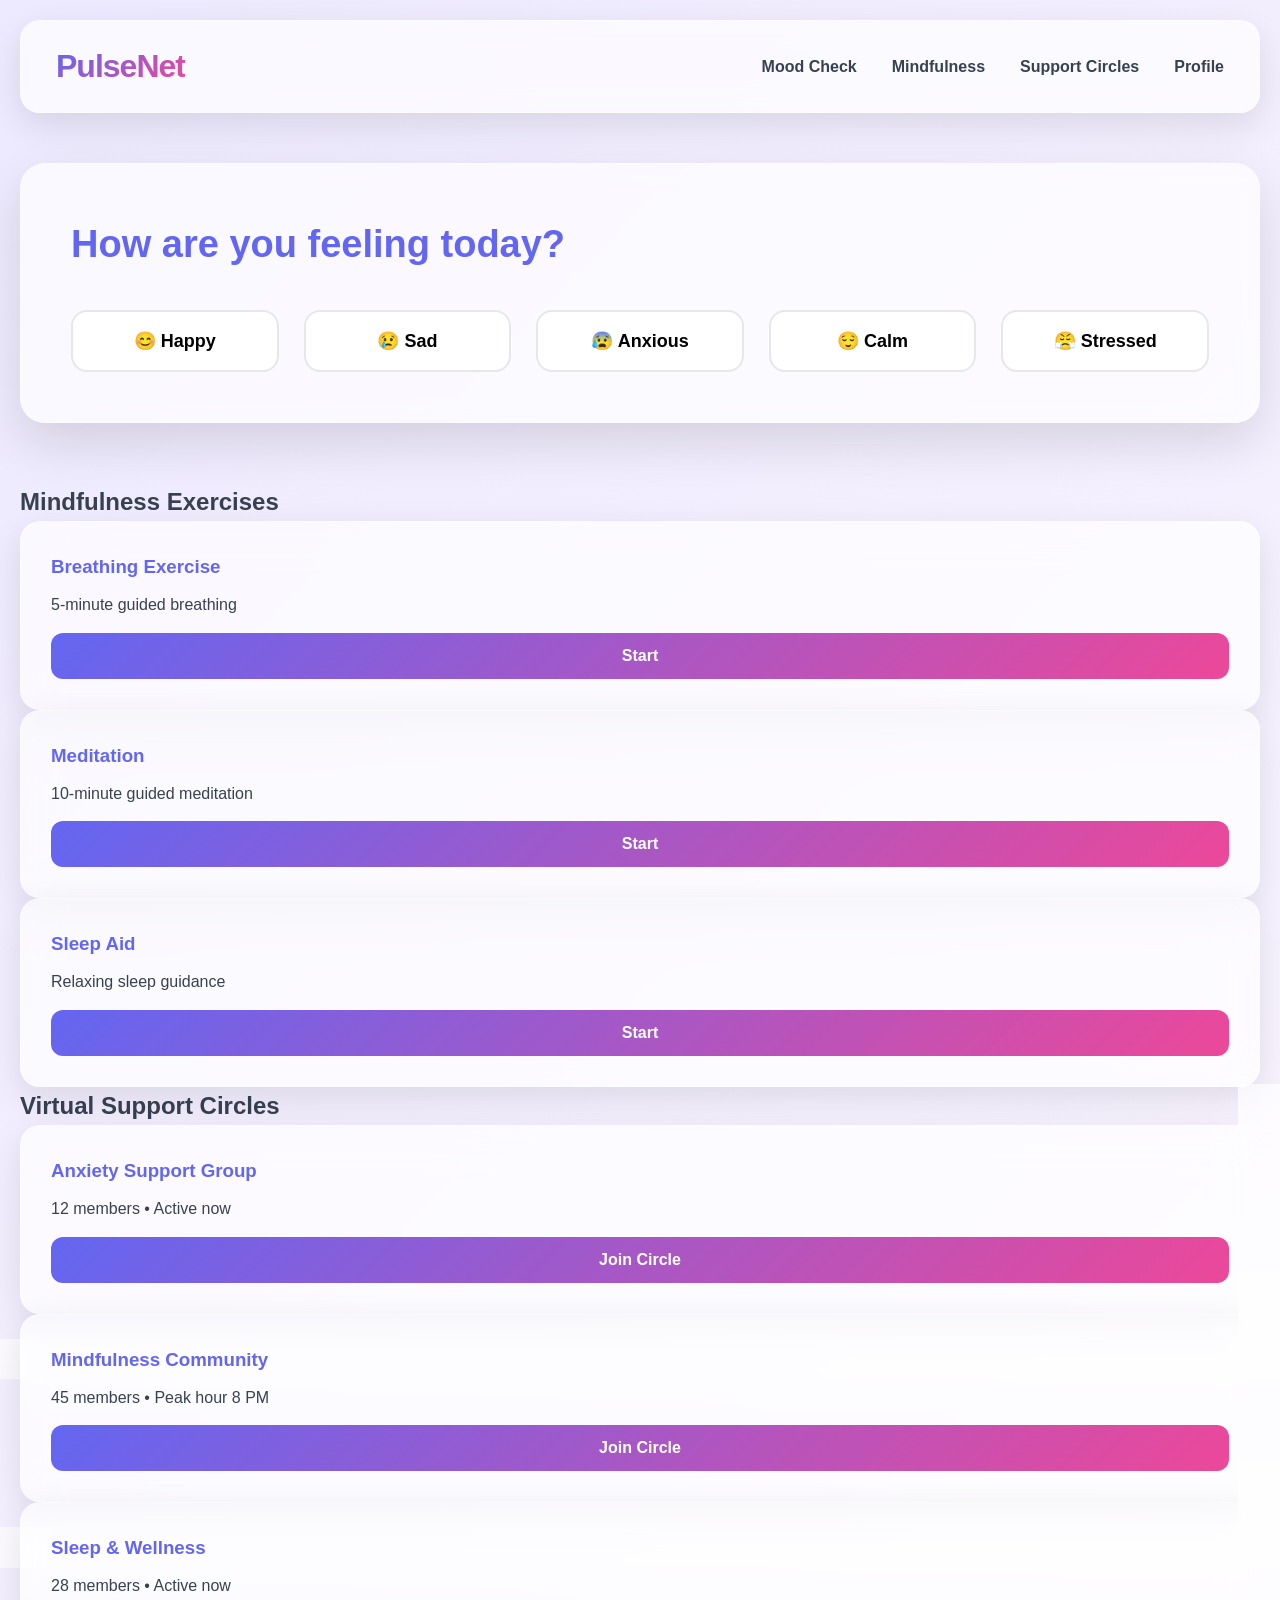
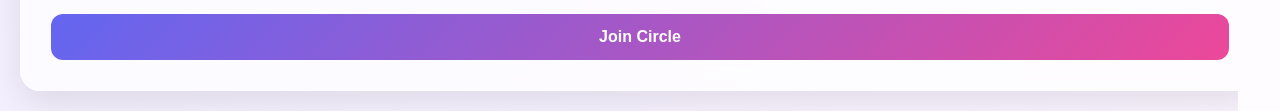
<file: index.html>
<!DOCTYPE html>
<html lang="en">
<head>
    <meta charset="UTF-8">
    <meta name="viewport" content="width=device-width, initial-scale=1.0">
    <title>PulseNet — Mental Resilience Hub</title>
    <link rel="stylesheet" href="styles.css">
</head>
<body>
    <div class="container">
        <!-- Navigation -->
        <nav class="navbar">
            <h1>PulseNet</h1>
            <ul>
                <li><a href="moodcheck.html">Mood Check</a></li>
                <li><a href="mindfulness.html">Mindfulness</a></li>
                <li><a href="support circles.html">Support Circles</a></li>
                <li><a href="profile.html">Profile</a></li>
            </ul>
        </nav>

        <!-- Mood Detection Section -->
        <section id="mood" class="mood-detector">
            <h2>How are you feeling today?</h2>
            <div class="mood-buttons">
                <button class="mood-btn" data-mood="happy">😊 Happy</button>
                <button class="mood-btn" data-mood="sad">😢 Sad</button>
                <button class="mood-btn" data-mood="anxious">😰 Anxious</button>
                <button class="mood-btn" data-mood="calm">😌 Calm</button>
                <button class="mood-btn" data-mood="stressed">😤 Stressed</button>
            </div>
            <div id="mood-result"></div>
        </section>

        <!-- Mindfulness Modules -->
        <section id="mindfulness" class="mindfulness">
            <h2>Mindfulness Exercises</h2>
            <div class="modules">
                <div class="module-card">
                    <h3>Breathing Exercise</h3>
                    <p>5-minute guided breathing</p>
                    <button onclick="startExercise('breathing')">Start</button>
                </div>
                <div class="module-card">
                    <h3>Meditation</h3>
                    <p>10-minute guided meditation</p>
                    <button onclick="startExercise('meditation')">Start</button>
                </div>
                <div class="module-card">
                    <h3>Sleep Aid</h3>
                    <p>Relaxing sleep guidance</p>
                    <button onclick="startExercise('sleep')">Start</button>
                </div>
            </div>
        </section>

        <!-- Support Circles -->
        <section id="circles" class="support-circles">
            <h2>Virtual Support Circles</h2>
            <div class="circles-list">
                <div class="circle-card">
                    <h3>Anxiety Support Group</h3>
                    <p>12 members • Active now</p>
                    <button onclick="joinCircle('anxiety')">Join Circle</button>
                </div>
                <div class="circle-card">
                    <h3>Mindfulness Community</h3>
                    <p>45 members • Peak hour 8 PM</p>
                    <button onclick="joinCircle('mindfulness')">Join Circle</button>
                </div>
                <div class="circle-card">
                    <h3>Sleep & Wellness</h3>
                    <p>28 members • Active now</p>
                    <button onclick="joinCircle('sleep')">Join Circle</button>
                </div>
            </div>
        </section>
    </div>

    <script src="script.js"></script>
</body>
</html>
</file>
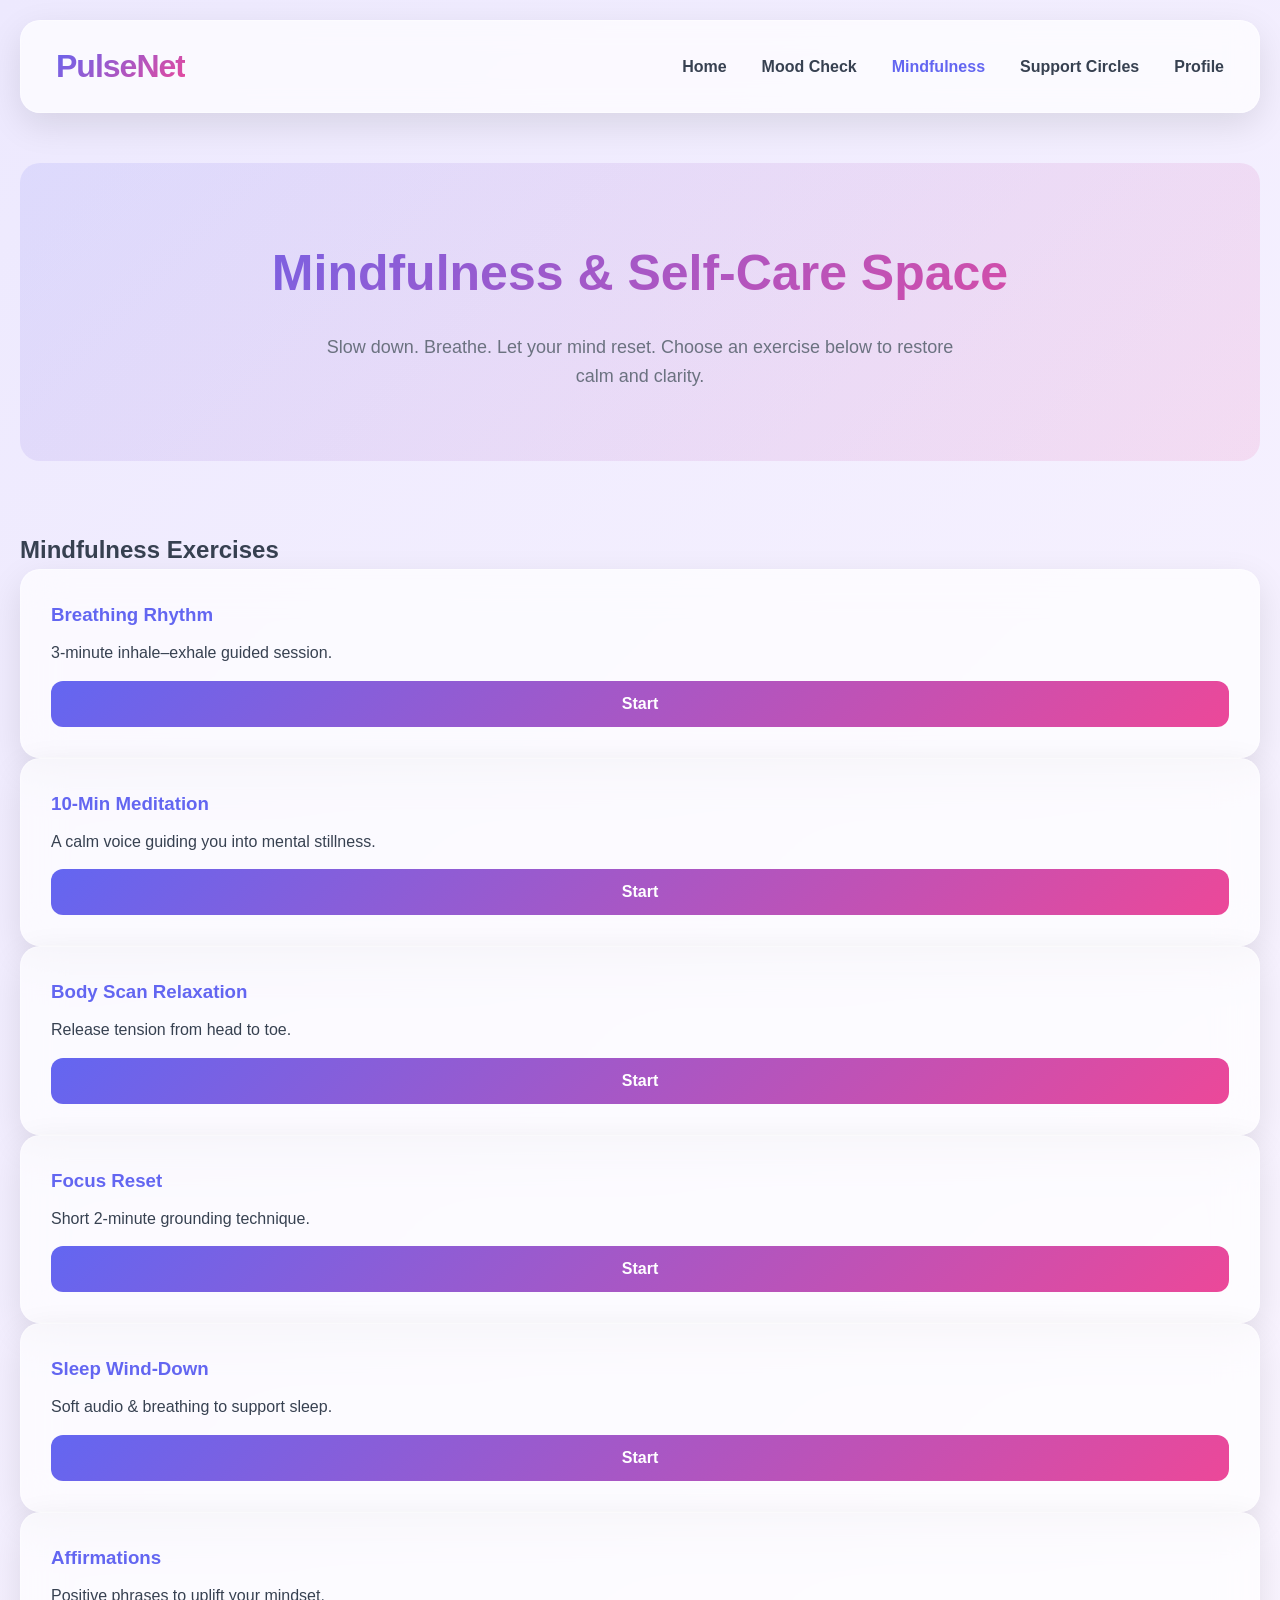
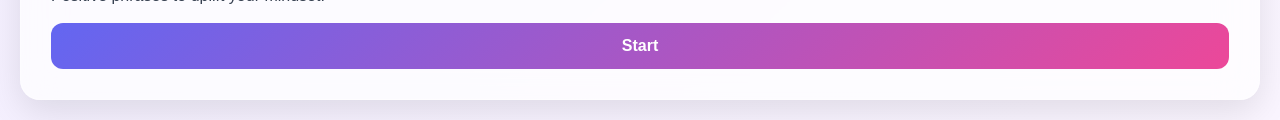
<file: mindfulness.html>
<!DOCTYPE html>
<html lang="en">
<head>
    <meta charset="UTF-8">
    <meta name="viewport" content="width=device-width, initial-scale=1.0">
    <title>Mindfulness – PulseNet</title>
    <link rel="stylesheet" href="styles.css">
</head>

<body>
    <div class="container">

        <!-- Navigation -->
        <nav class="navbar">
            <h1>PulseNet</h1>
            <ul>
                <li><a href="index.html">Home</a></li>
                <li><a href="moodcheck.html">Mood Check</a></li>
                <li><a style="color:var(--primary-color);" href="mindfulness.html">Mindfulness</a></li>
                <li><a href="circles.html">Support Circles</a></li>
                <li><a href="profile.html">Profile</a></li>
            </ul>
        </nav>

        <!-- Hero -->
        <section class="hero">
            <h2>Mindfulness & Self-Care Space</h2>
            <p>
                Slow down. Breathe. Let your mind reset.  
                Choose an exercise below to restore calm and clarity.
            </p>
        </section>

        <!-- Main Mindfulness Module Section -->
        <section class="mindfulness">
            <h2>Mindfulness Exercises</h2>

            <div class="modules">

                <div class="module-card">
                    <h3>Breathing Rhythm</h3>
                    <p>3-minute inhale–exhale guided session.</p>
                    <button onclick="openExercise('breathing')">Start</button>
                </div>

                <div class="module-card">
                    <h3>10-Min Meditation</h3>
                    <p>A calm voice guiding you into mental stillness.</p>
                    <button onclick="openExercise('meditation')">Start</button>
                </div>

                <div class="module-card">
                    <h3>Body Scan Relaxation</h3>
                    <p>Release tension from head to toe.</p>
                    <button onclick="openExercise('body')">Start</button>
                </div>

                <div class="module-card">
                    <h3>Focus Reset</h3>
                    <p>Short 2-minute grounding technique.</p>
                    <button onclick="openExercise('focus')">Start</button>
                </div>

                <div class="module-card">
                    <h3>Sleep Wind-Down</h3>
                    <p>Soft audio & breathing to support sleep.</p>
                    <button onclick="openExercise('sleep')">Start</button>
                </div>

                <div class="module-card">
                    <h3>Affirmations</h3>
                    <p>Positive phrases to uplift your mindset.</p>
                    <button onclick="openExercise('affirmations')">Start</button>
                </div>
            </div>
        </section>

    </div>

    <script>
        function openExercise(type) {
            alert("Loading " + type + " session...");
            // Later you can redirect to:
            // window.location.href = "exercise.php?type=" + type;
        }
    </script>

</body>
</html>
</file>
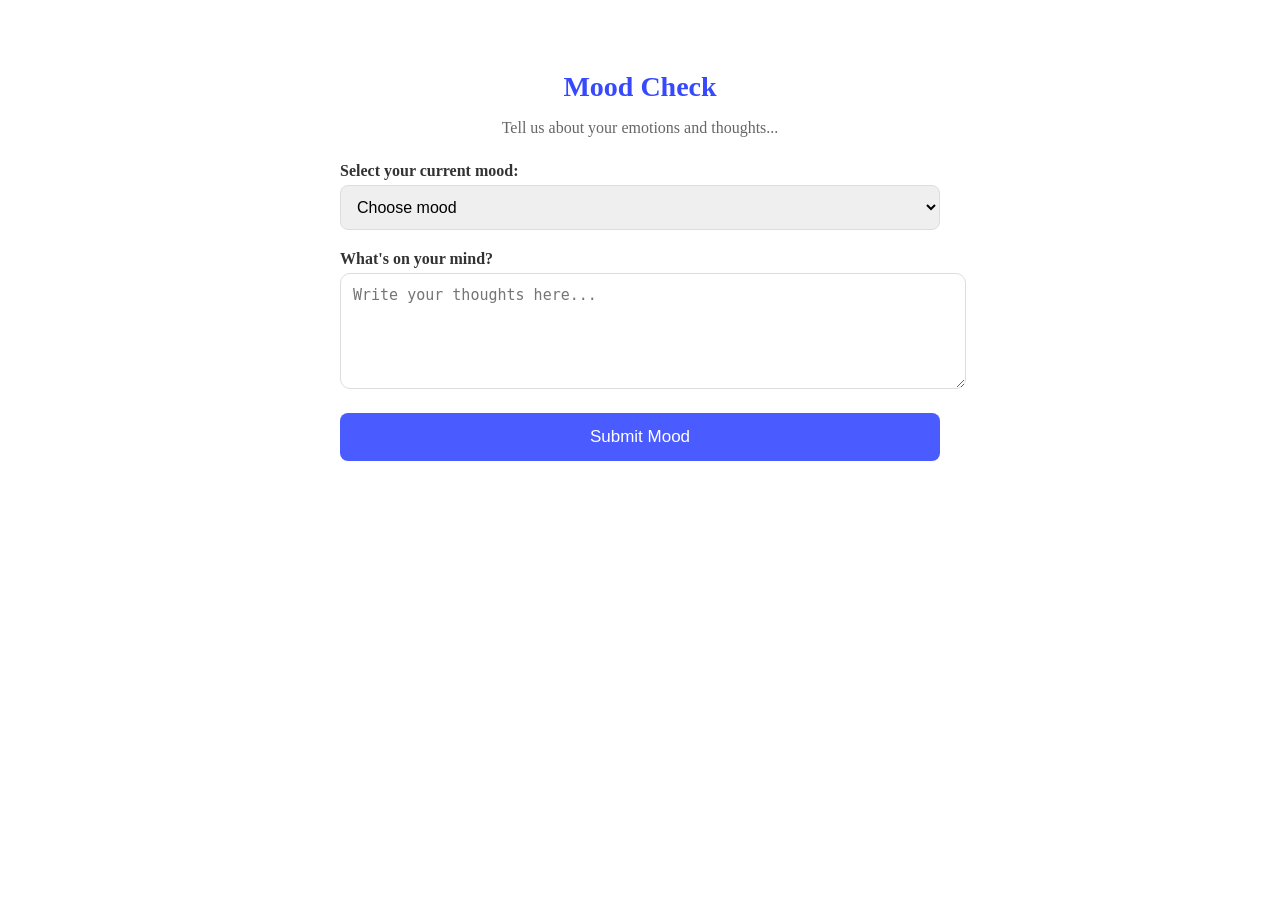
<file: moodcheck.html>
<!DOCTYPE html>
<html lang="en">
<head>
    <meta charset="UTF-8">
    <meta name="viewport" content="width=device-width, initial-scale=1.0">
    <title>Mood Check — PulseNet</title>
    <link rel="stylesheet" href="mood.css">
</head>
<body>

<div class="container mood-page">

    <h2 class="page-title">Mood Check</h2>
    <p class="subtitle">Tell us about your emotions and thoughts...</p>

    <!-- Mood Selection -->
    <div class="mood-select">
        <label>Select your current mood:</label>
        <select id="mood">
            <option value="">Choose mood</option>
            <option value="Happy">😊 Happy</option>
            <option value="Sad">😢 Sad</option>
            <option value="Anxious">😰 Anxious</option>
            <option value="Calm">😌 Calm</option>
            <option value="Stressed">😤 Stressed</option>
        </select>
    </div>

    <!-- Thoughts Input -->
    <div class="thought-box">
        <label>What's on your mind?</label>
        <textarea id="thoughts" rows="5" placeholder="Write your thoughts here..."></textarea>
    </div>

    <button class="submit-btn" onclick="submitMood()">Submit Mood</button>

    <p id="response" class="response-msg"></p>

</div>

<script > // SUBMIT MOOD FUNCTION
function submitMood() {
    let mood = document.getElementById("mood").value;
    let thoughts = document.getElementById("thoughts").value;
    let response = document.getElementById("response");

    if (mood === "" || thoughts.trim() === "") {
        response.style.color = "red";
        response.textContent = "Please select your mood and write something.";
        return;
    }

    let formData = new FormData();
    formData.append("mood", mood);
    formData.append("thoughts", thoughts);

    fetch("save_mood.php", {
        method: "POST",
        body: formData
    })
    .then(res => res.text())
    .then(data => {
        response.style.color = "green";
        response.textContent = data;
        document.getElementById("thoughts").value = "";
        document.getElementById("mood").value = "";
    })
    .catch(err => {
        response.style.color = "red";
        response.textContent = "Error saving mood.";
    });
}
</script>
</body>
</html>
</file>
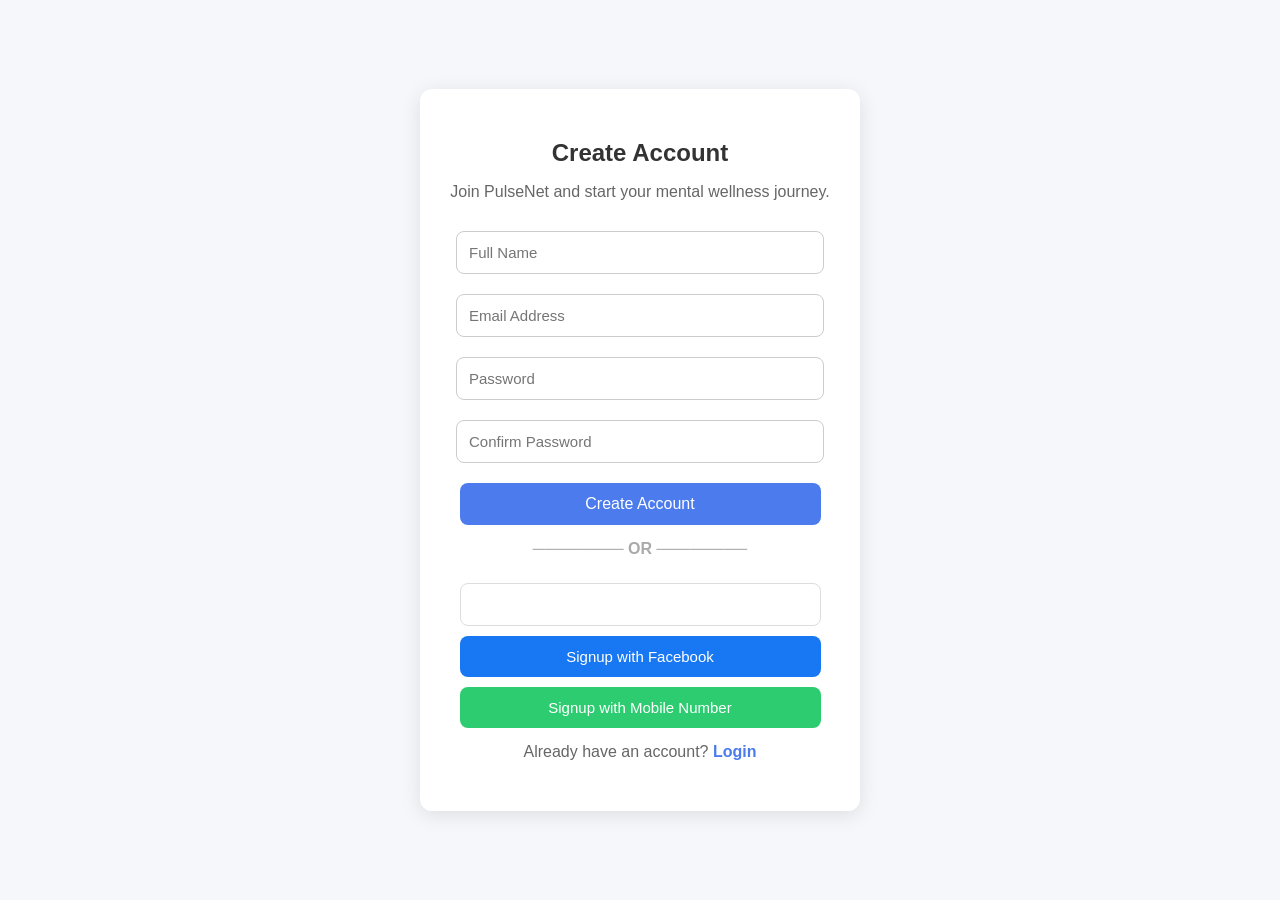
<file: sigup.html>
<!DOCTYPE html>
<html lang="en">
<head>
    <meta charset="UTF-8">
    <meta name="viewport" content="width=device-width, initial-scale=1.0">
    <title>PulseNet – Signup</title>
    <style>
        body {
            font-family: Arial, sans-serif;
            background: #f5f7fa;
            display: flex;
            justify-content: center;
            align-items: center;
            height: 100vh;
            margin: 0;
        }

        .container {
            width: 380px;
            background: #fff;
            padding: 30px;
            border-radius: 12px;
            box-shadow: 0 4px 20px rgba(0,0,0,0.1);
            text-align: center;
        }

        h2 {
            margin-bottom: 10px;
            color: #333;
        }

        p {
            color: #666;
            margin-bottom: 20px;
        }

        input {
            width: 90%;
            padding: 12px;
            margin: 10px 0;
            border: 1px solid #ccc;
            border-radius: 8px;
            font-size: 15px;
        }

        button {
            width: 95%;
            padding: 12px;
            background: #4b7bec;
            color: white;
            border: none;
            border-radius: 8px;
            font-size: 16px;
            margin-top: 10px;
            cursor: pointer;
        }

        button:hover {
            background: #3867d6;
        }

        .or {
            margin: 15px 0;
            font-weight: bold;
            color: #aaa;
        }

        .social-btn {
            width: 95%;
            padding: 12px;
            border-radius: 8px;
            border: none;
            font-size: 15px;
            cursor: pointer;
            margin-top: 10px;
        }

        .google {
            background: #fff;
            border: 1px solid #ddd;
        }

        .facebook {
            background: #1877f2;
            color: white;
        }

        .mobile {
            background: #2ecc71;
            color: white;
        }

        a {
            text-decoration: none;
            color: #4b7bec;
            font-weight: bold;
        }

        .login-link {
            margin-top: 15px;
        }
    </style>
</head>
<body>

    <div class="container">
        <h2>Create Account</h2>
        <p>Join PulseNet and start your mental wellness journey.</p>

        <input type="text" placeholder="Full Name" required>
        <input type="email" placeholder="Email Address" required>
        <input type="password" placeholder="Password" required>
        <input type="password" placeholder="Confirm Password" required>

        <button>Create Account</button>

        <div class="or">──────── OR ────────</div>

        <button class="social-btn google">Signup with Google</button>
        <button class="social-btn facebook">Signup with Facebook</button>
        <button class="social-btn mobile">Signup with Mobile Number</button>

        <p class="login-link">Already have an account? <a href="login.html">Login</a></p>
    </div>

</body>
</html>
</file>
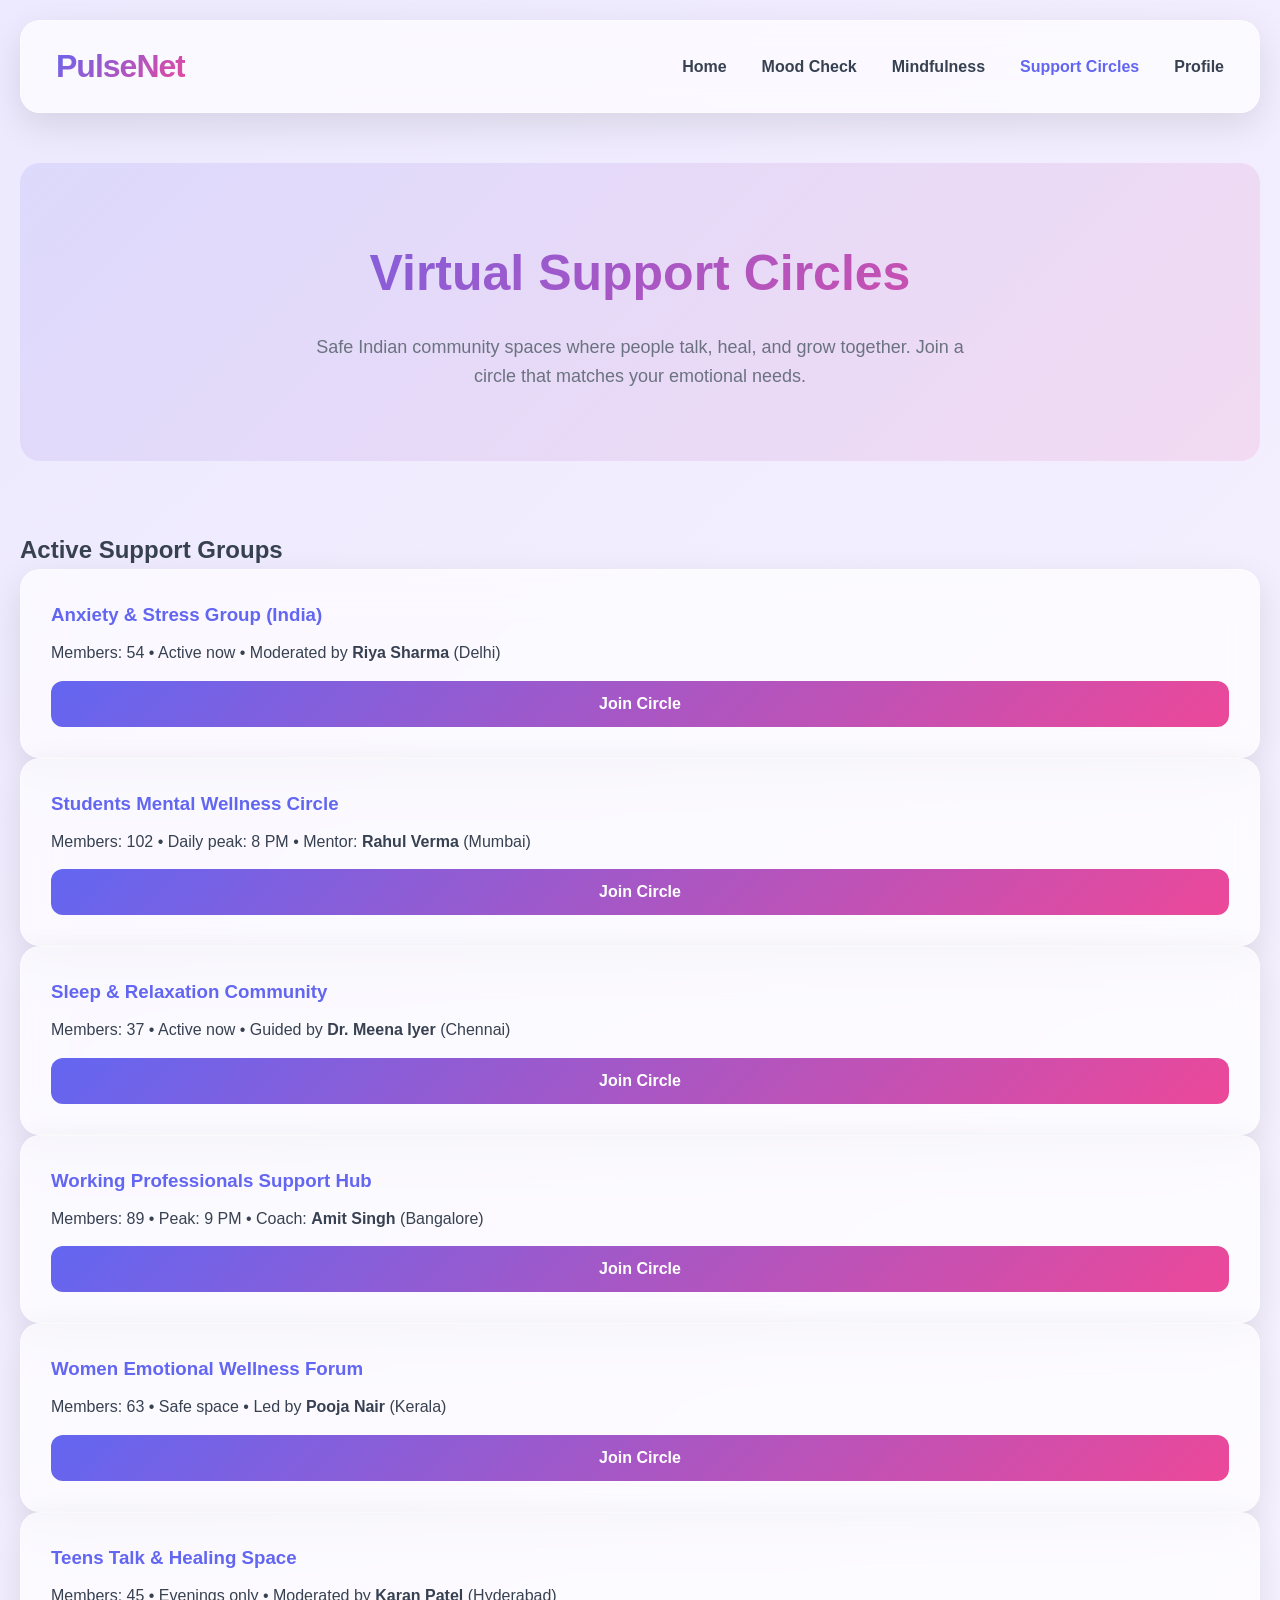
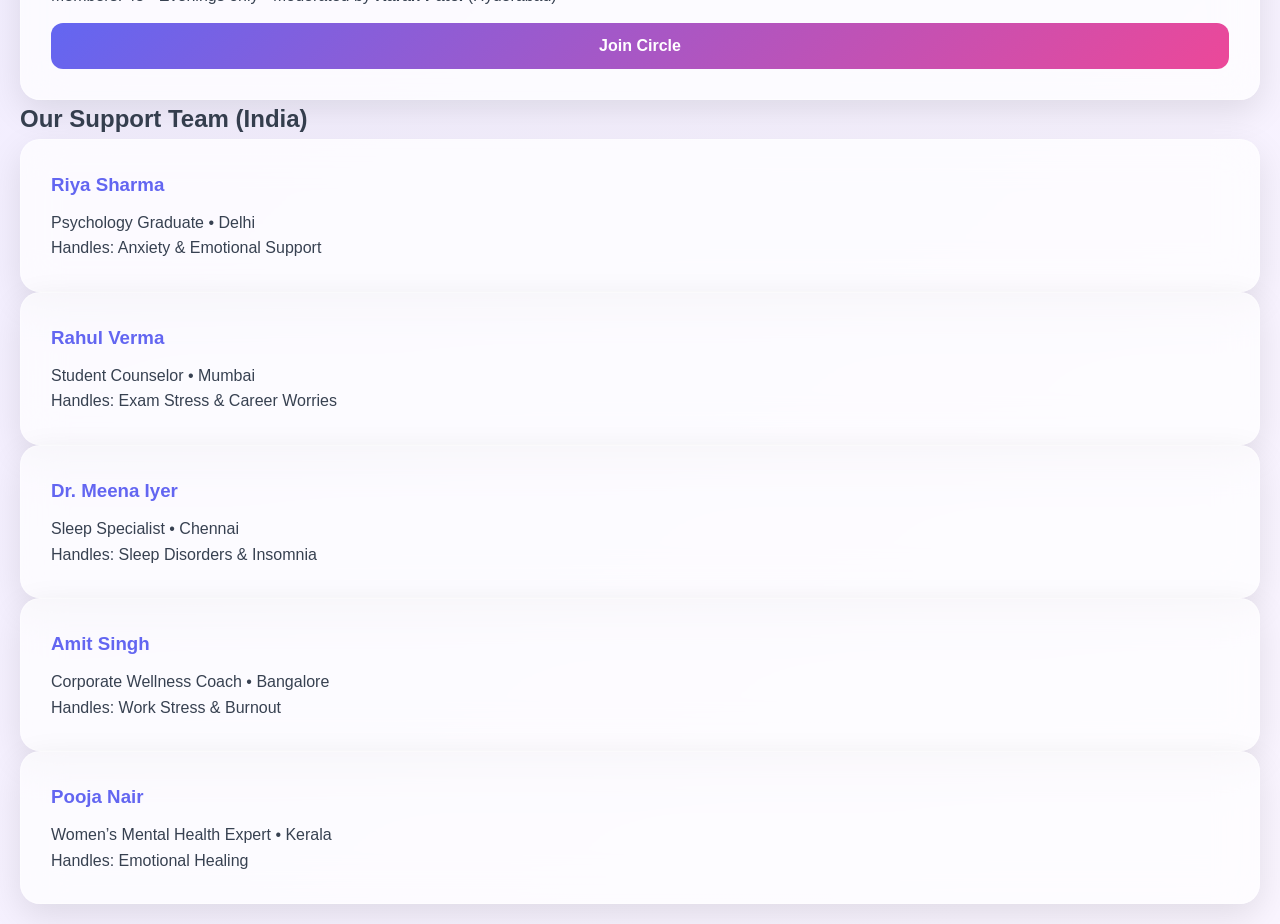
<file: support circles.html>
<!DOCTYPE html>
<html lang="en">
<head>
    <meta charset="UTF-8">
    <meta name="viewport" content="width=device-width, initial-scale=1.0">
    <title>Support Circles – PulseNet</title>
    <link rel="stylesheet" href="styles.css">
</head>

<body>
    <div class="container">

        <!-- Navigation -->
        <nav class="navbar">
            <h1>PulseNet</h1>
            <ul>
                <li><a href="index.html">Home</a></li>
                <li><a href="moodcheck.html">Mood Check</a></li>
                <li><a href="mindfulness.html">Mindfulness</a></li>
                <li><a style="color:var(--primary-color);" href="support-circles.html">Support Circles</a></li>
                <li><a href="profile.html">Profile</a></li>
            </ul>
        </nav>

        <!-- Hero Section -->
        <section class="hero">
            <h2>Virtual Support Circles</h2>
            <p>
                Safe Indian community spaces where people talk, heal, and grow together.  
                Join a circle that matches your emotional needs.
            </p>
        </section>

        <!-- Support Circles -->
        <section class="support-circles">
            <h2>Active Support Groups</h2>

            <div class="circles-list">

                <!-- Group 1 -->
                <div class="circle-card">
                    <h3>Anxiety & Stress Group (India)</h3>
                    <p>Members: 54 • Active now • Moderated by <b>Riya Sharma</b> (Delhi)</p>
                    <button onclick="joinCircle('anxiety')">Join Circle</button>
                </div>

                <!-- Group 2 -->
                <div class="circle-card">
                    <h3>Students Mental Wellness Circle</h3>
                    <p>Members: 102 • Daily peak: 8 PM • Mentor: <b>Rahul Verma</b> (Mumbai)</p>
                    <button onclick="joinCircle('students')">Join Circle</button>
                </div>

                <!-- Group 3 -->
                <div class="circle-card">
                    <h3>Sleep & Relaxation Community</h3>
                    <p>Members: 37 • Active now • Guided by <b>Dr. Meena Iyer</b> (Chennai)</p>
                    <button onclick="joinCircle('sleep')">Join Circle</button>
                </div>

                <!-- Group 4 -->
                <div class="circle-card">
                    <h3>Working Professionals Support Hub</h3>
                    <p>Members: 89 • Peak: 9 PM • Coach: <b>Amit Singh</b> (Bangalore)</p>
                    <button onclick="joinCircle('work')">Join Circle</button>
                </div>

                <!-- Group 5 -->
                <div class="circle-card">
                    <h3>Women Emotional Wellness Forum</h3>
                    <p>Members: 63 • Safe space • Led by <b>Pooja Nair</b> (Kerala)</p>
                    <button onclick="joinCircle('women')">Join Circle</button>
                </div>

                <!-- Group 6 -->
                <div class="circle-card">
                    <h3>Teens Talk & Healing Space</h3>
                    <p>Members: 45 • Evenings only • Moderated by <b>Karan Patel</b> (Hyderabad)</p>
                    <button onclick="joinCircle('teens')">Join Circle</button>
                </div>

            </div>
        </section>

        <!-- Team Section -->
        <section class="mindfulness">
            <h2>Our Support Team (India)</h2>

            <div class="modules">

                <div class="module-card">
                    <h3>Riya Sharma</h3>
                    <p>Psychology Graduate • Delhi<br>Handles: Anxiety & Emotional Support</p>
                </div>

                <div class="module-card">
                    <h3>Rahul Verma</h3>
                    <p>Student Counselor • Mumbai<br>Handles: Exam Stress & Career Worries</p>
                </div>

                <div class="module-card">
                    <h3>Dr. Meena Iyer</h3>
                    <p>Sleep Specialist • Chennai<br>Handles: Sleep Disorders & Insomnia</p>
                </div>

                <div class="module-card">
                    <h3>Amit Singh</h3>
                    <p>Corporate Wellness Coach • Bangalore<br>Handles: Work Stress & Burnout</p>
                </div>

                <div class="module-card">
                    <h3>Pooja Nair</h3>
                    <p>Women’s Mental Health Expert • Kerala<br>Handles: Emotional Healing</p>
                </div>
            </div>
        </section>

    </div>

    <script>
        function joinCircle(circle) {
            alert("Joining " + circle + " support group...");
            // Later redirect to PHP:
            // window.location.href = "joincircle.php?c=" + circle;
        }
    </script>

</body>
</html>
</file>
<file: styles.css>
/* ----------------------------------------------------------
   RESET & GLOBAL
---------------------------------------------------------- */
* {
    margin: 0;
    padding: 0;
    box-sizing: border-box;
}

:root {
    --primary-color: #6366f1;
    --secondary-color: #ec4899;
    --success-color: #10b981;
    --warning-color: #f59e0b;
    --danger-color: #ef4444;

    --bg-light: #f9fafb;
    --bg-dark: #1f2937;

    --text-light: #374151;
    --text-dark: #f3f4f6;

    --border-color: #e5e7eb;

    --card-glass: rgba(255, 255, 255, 0.7);
    --card-dark: rgba(31, 41, 55, 0.7);

    --accent: #a78bfa;
}

html {
    scroll-behavior: smooth;
}

body {
    font-family: 'Segoe UI', Tahoma, Geneva, Verdana, sans-serif;
    background: linear-gradient(135deg, #ede9fe 0%, #faf5ff 100%);
    color: var(--text-light);
    line-height: 1.6;
    overflow-x: hidden;
    transition: 0.3s ease;
}

body.dark-mode {
    background: linear-gradient(135deg, #111827 0%, #1f2937 100%);
    color: var(--text-dark);
}

.container {
    max-width: 1400px;
    margin: auto;
    padding: 20px;
}

/* ----------------------------------------------------------
   NAVIGATION BAR
---------------------------------------------------------- */
.navbar {
    display: flex;
    justify-content: space-between;
    align-items: center;

    background: var(--card-glass);
    padding: 20px 35px;

    border-radius: 20px;
    margin-bottom: 50px;

    box-shadow: 0 12px 35px rgba(0, 0, 0, 0.1);
    backdrop-filter: blur(14px);

    border: 1px solid rgba(255, 255, 255, 0.4);

    position: sticky;
    top: 20px;
    z-index: 100;

    animation: slideDown 0.6s ease;
}

.dark-mode .navbar {
    background: var(--card-dark);
    border-color: #4b5563;
}

@keyframes slideDown {
    from {
        opacity: 0;
        transform: translateY(-20px);
    }
    to {
        opacity: 1;
        transform: translateY(0);
    }
}

.navbar h1 {
    font-size: 32px;
    background: linear-gradient(135deg, var(--primary-color), var(--secondary-color));
    -webkit-background-clip: text;
    -webkit-text-fill-color: transparent;
    font-weight: 900;
    letter-spacing: -1px;
}

.navbar ul {
    display: flex;
    gap: 35px;
    list-style: none;
}

.navbar a {
    text-decoration: none;
    font-weight: 600;
    color: var(--text-light);
    padding: 8px 0;
    position: relative;
    transition: 0.3s;
}

.navbar a:hover {
    color: var(--primary-color);
}

.navbar a::after {
    content: "";
    position: absolute;
    height: 3px;
    width: 0;
    left: 0;
    bottom: 0;
    border-radius: 2px;
    background: linear-gradient(to right, var(--primary-color), var(--secondary-color));
    transition: 0.4s;
}

.navbar a:hover::after {
    width: 100%;
}

/* ----------------------------------------------------------
   HERO SECTION
---------------------------------------------------------- */
.hero {
    text-align: center;
    padding: 70px 30px;
    background: linear-gradient(135deg, rgba(99,102,241,0.12), rgba(236,72,153,0.12));
    border-radius: 20px;

    margin-bottom: 70px;
    animation: fadeInUp 1s ease;
}

.hero h2 {
    font-size: 50px;
    font-weight: 800;
    background: linear-gradient(135deg, var(--primary-color), var(--secondary-color));
    -webkit-background-clip: text;
    -webkit-text-fill-color: transparent;
}

.hero p {
    max-width: 650px;
    margin: auto;
    color: #6b7280;
    margin-top: 20px;
    font-size: 18px;
}

.dark-mode .hero p {
    color: #d1d5db;
}

@keyframes fadeInUp {
    from {opacity: 0; transform: translateY(30px);}
    to {opacity: 1; transform: translateY(0);}
}

/* ----------------------------------------------------------
   MOOD DETECTOR
---------------------------------------------------------- */
.mood-detector {
    background: var(--card-glass);
    padding: 50px;
    border-radius: 25px;
    backdrop-filter: blur(10px);
    box-shadow: 0 20px 50px rgba(0,0,0,0.12);
    margin-bottom: 60px;

    border: 1px solid rgba(255,255,255,0.3);
    animation: fadeInUp 1s ease;
}

.dark-mode .mood-detector {
    background: var(--card-dark);
    border-color: #4b5563;
}

.mood-detector h2 {
    font-size: 38px;
    margin-bottom: 35px;
    font-weight: 800;
    color: var(--primary-color);
}

.mood-buttons {
    display: grid;
    grid-template-columns: repeat(auto-fit, minmax(160px, 1fr));
    gap: 25px;
}

.mood-btn {
    padding: 18px;
    border-radius: 16px;
    border: 2px solid var(--border-color);
    background: white;
    font-size: 18px;
    font-weight: 700;
    cursor: pointer;

    transition: 0.3s ease;
    position: relative;
    overflow: hidden;
}

.mood-btn:hover {
    transform: translateY(-6px);
    box-shadow: 0 20px 40px rgba(99,102,241,0.35);
    color: white;
    border-color: transparent;
}

.mood-btn:hover::before {
    left: 0;
}

.mood-btn::before {
    content: "";
    position: absolute;
    top: 0;
    left: -100%;
    height: 100%;
    width: 100%;
    background: linear-gradient(135deg, var(--primary-color), var(--secondary-color));
    transition: 0.4s;
    z-index: -1;
}

#mood-result {
    margin-top: 25px;
    padding: 18px;
    border-radius: 14px;
    font-size: 18px;
    background: linear-gradient(135deg, var(--success-color), #0ea472);
    color: white;
    display: none;
}

/* ----------------------------------------------------------
   MINDFULNESS CARDS
---------------------------------------------------------- */
.module-card,
.circle-card {
    background: var(--card-glass);
    padding: 30px;

    border-radius: 20px;
    backdrop-filter: blur(20px);

    border: 1px solid rgba(255,255,255,0.35);
    box-shadow: 0 12px 35px rgba(0,0,0,0.1);

    transition: 0.4s ease;
    position: relative;
}

.module-card:hover,
.circle-card:hover {
    transform: translateY(-10px) scale(1.03);
    box-shadow: 0 20px 55px rgba(99,102,241,0.3);
    border-color: var(--primary-color);
}

.module-card h3,
.circle-card h3 {
    color: var(--primary-color);
    font-weight: 800;
    margin-bottom: 10px;
}

.module-card button,
.circle-card button {
    width: 100%;
    margin-top: 15px;
    padding: 14px;

    border: none;
    border-radius: 12px;

    font-size: 16px;
    font-weight: 700;

    background: linear-gradient(135deg, var(--primary-color), var(--secondary-color));
    color: white;

    cursor: pointer;
    transition: 0.3s ease;
}

.module-card button:hover,
.circle-card button:hover {
    transform: translateY(-4px);
    box-shadow: 0 12px 30px rgba(99,102,241,0.35);
}

/* ----------------------------------------------------------
   BETTER RESPONSIVENESS
---------------------------------------------------------- */
@media (max-width: 768px) {
    .navbar h1 {
        font-size: 26px;
    }
    .hero h2 {
        font-size: 35px;
    }
    .mood-detector h2 {
        font-size: 30px;
    }
}
</file>
<file: mood.css>
/* Mood Check Page Styles */
.mood-page {
    width: 90%;
    max-width: 600px;
    margin: auto;
    padding-top: 40px;
}

.page-title {
    text-align: center;
    font-size: 28px;
    color: #3649ff;
    margin-bottom: 10px;
}

.subtitle {
    text-align: center;
    color: #666;
    margin-bottom: 25px;
}

.mood-select label,
.thought-box label {
    font-weight: 600;
    display: block;
    margin-bottom: 5px;
    color: #333;
}

#mood {
    width: 100%;
    padding: 12px;
    border-radius: 8px;
    border: 1px solid #ddd;
    font-size: 16px;
    margin-bottom: 20px;
}

.thought-box textarea {
    width: 100%;
    padding: 12px;
    border-radius: 10px;
    border: 1px solid #ddd;
    font-size: 15px;
}

.submit-btn {
    width: 100%;
    padding: 14px;
    margin-top: 20px;
    background-color: #4a5cff;
    color: white;
    border: none;
    border-radius: 8px;
    font-size: 17px;
    cursor: pointer;
    transition: 0.3s;
}

.submit-btn:hover {
    background-color: #3a49db;
}

.response-msg {
    text-align: center;
    margin-top: 20px;
    font-size: 16px;
    font-weight: 600;
}
</file>
